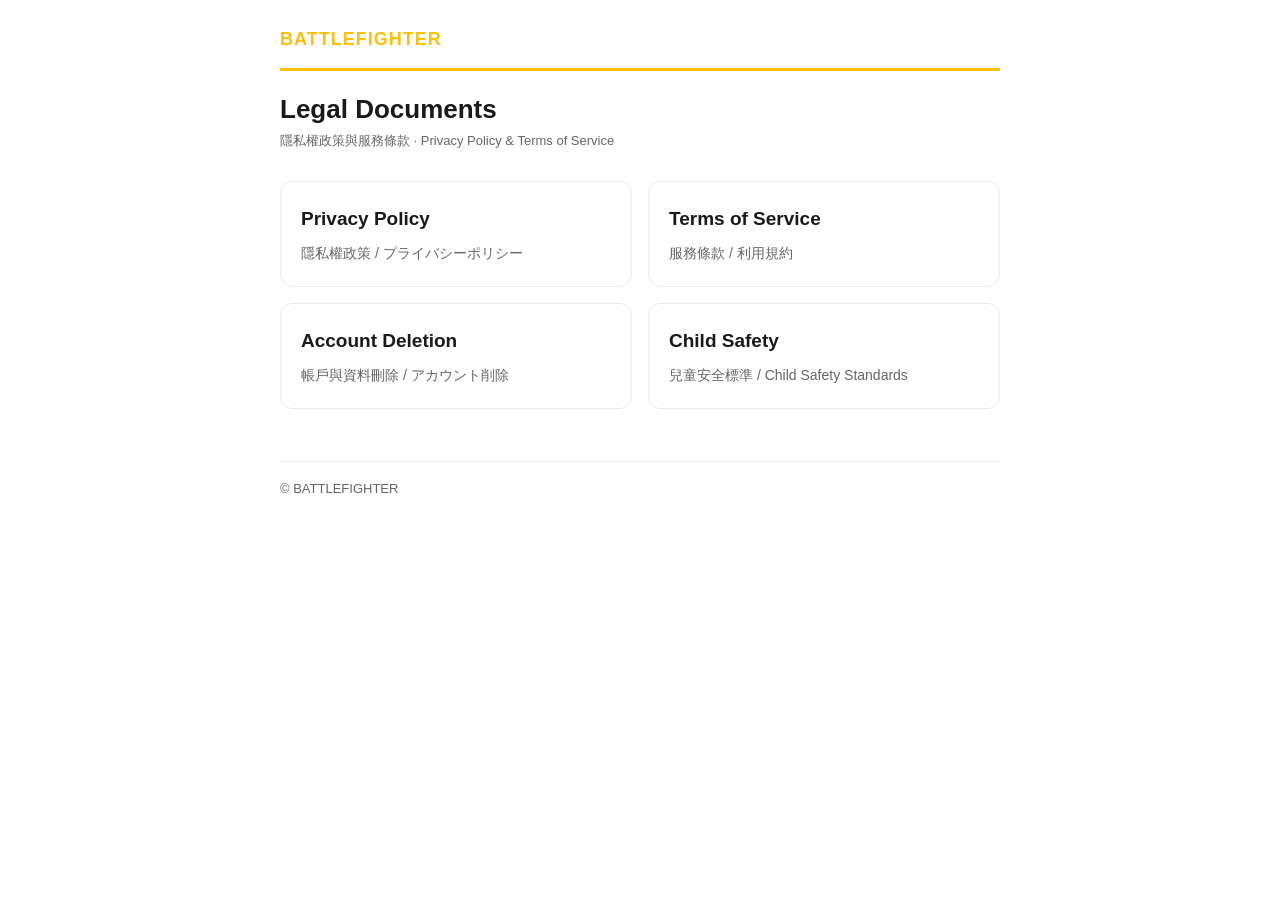
<file: index.html>
<!doctype html>
<html lang="zh">
<head>
<meta charset="utf-8">
<meta name="viewport" content="width=device-width, initial-scale=1">
<meta name="robots" content="index,follow">
<title>BATTLEFIGHTER — Legal</title>
<link rel="stylesheet" href="style.css">
</head>
<body>
<div class="wrap">
  <header class="top">
    <a class="brand" href="index.html">BATTLEFIGHTER</a>
  </header>
  <h1>Legal Documents</h1>
  <div class="meta">隱私權政策與服務條款 · Privacy Policy &amp; Terms of Service</div>
  <div class="cards">
    <a class="card" href="privacy.html">
      <h2>Privacy Policy</h2>
      <p>隱私權政策 / プライバシーポリシー</p>
    </a>
    <a class="card" href="terms.html">
      <h2>Terms of Service</h2>
      <p>服務條款 / 利用規約</p>
    </a>
    <a class="card" href="delete-account.html">
      <h2>Account Deletion</h2>
      <p>帳戶與資料刪除 / アカウント削除</p>
    </a>
    <a class="card" href="child-safety.html">
      <h2>Child Safety</h2>
      <p>兒童安全標準 / Child Safety Standards</p>
    </a>
  </div>
  <footer>© BATTLEFIGHTER</footer>
</div>
</body>
</html>
</file>
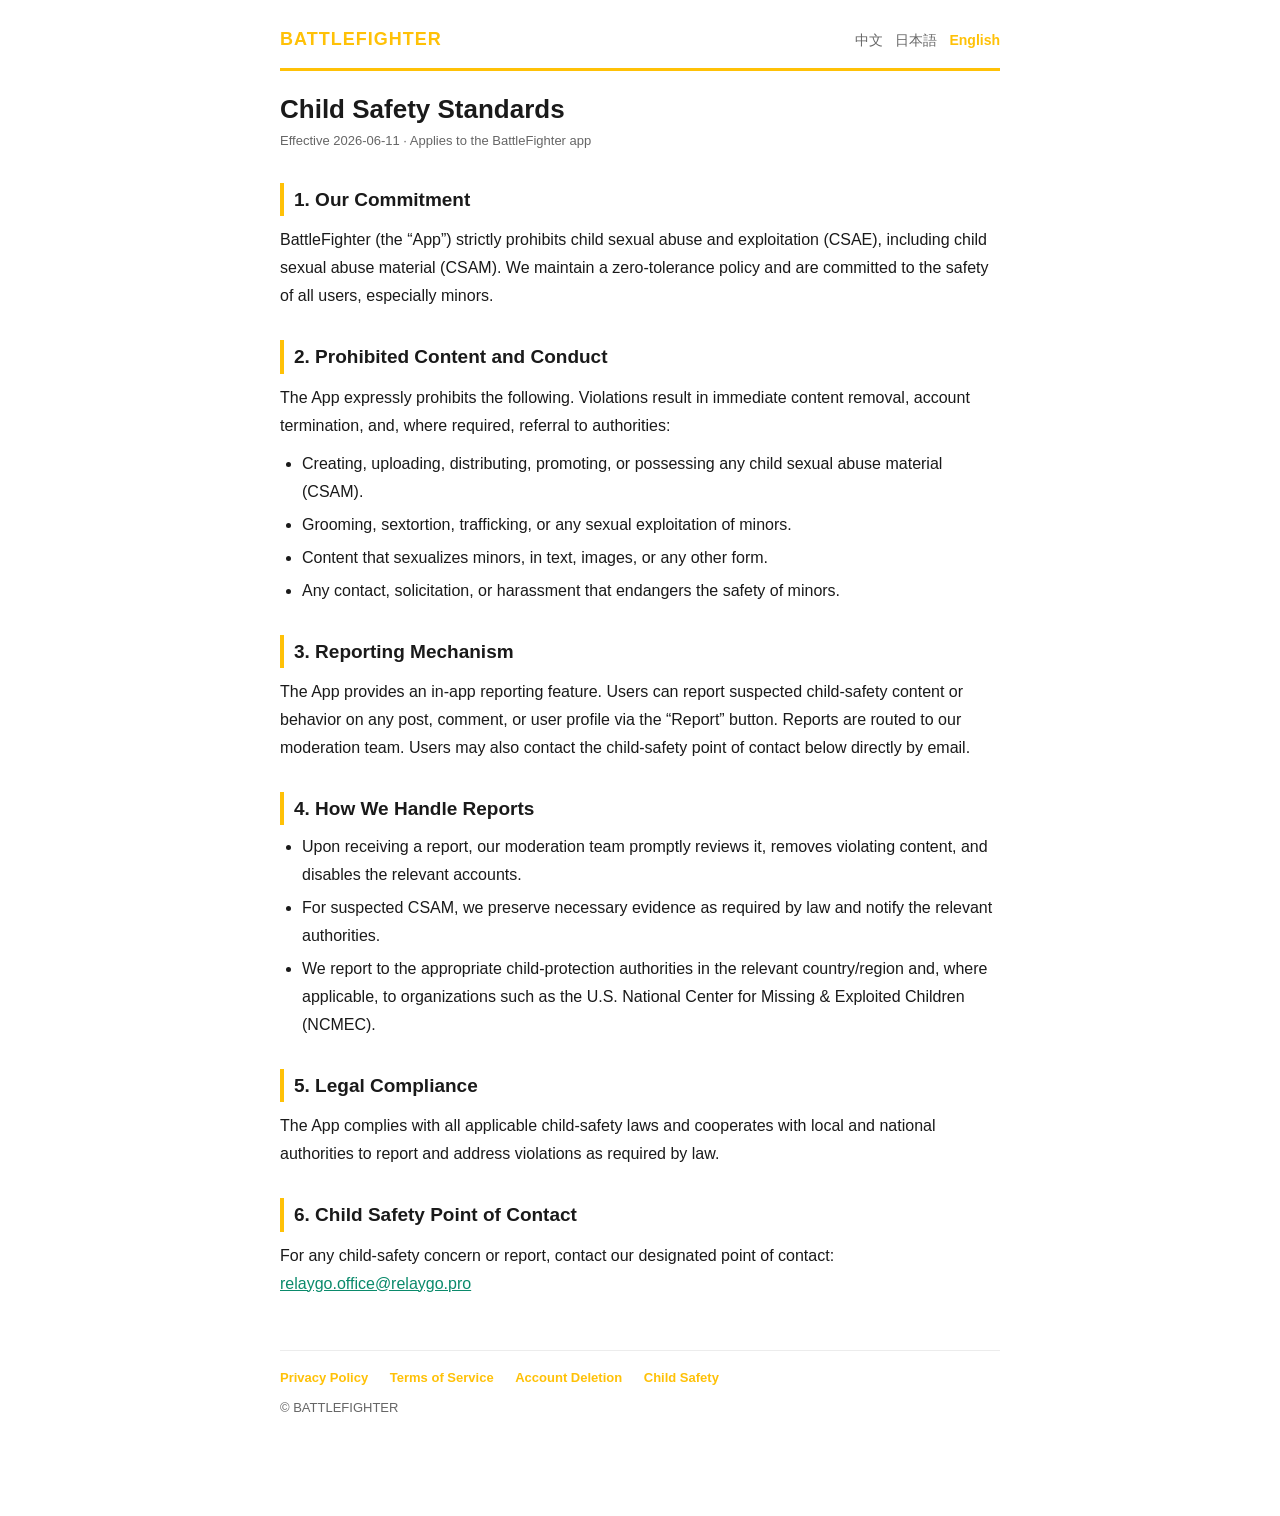
<file: child-safety.html>
<!doctype html>
<html lang="zh">
<head>
<meta charset="utf-8">
<meta name="viewport" content="width=device-width, initial-scale=1">
<meta name="robots" content="index,follow">
<title>Child Safety Standards — BATTLEFIGHTER</title>
<link rel="stylesheet" href="style.css">
</head>
<body>
<div class="wrap">
  <header class="top">
    <a class="brand" href="index.html">BATTLEFIGHTER</a>
    <span class="langs" id="langs"></span>
  </header>

  <!-- ============ 中文 ============ -->
  <section data-lang="zh">
    <h1>兒童安全標準</h1>
    <div class="meta">生效日 2026-06-11 · 適用於 BattleFighter 應用程式</div>

    <h2>1. 我們的承諾</h2>
    <p>BattleFighter（以下稱「本應用程式」）嚴禁任何形式的兒少性虐待及剝削（CSAE），包含兒少性虐待內容（CSAM）。我們對此採取零容忍政策，並致力於維護所有使用者，特別是未成年人的安全。</p>

    <h2>2. 禁止的內容與行為</h2>
    <p>本應用程式明文禁止下列內容與行為，違者將立即移除內容並停權，必要時移送主管機關：</p>
    <ul>
      <li>製作、上傳、散布、宣傳或持有任何兒少性虐待內容（CSAM）。</li>
      <li>對未成年人進行性誘拐（grooming）、性勒索、媒合或任何形式的性剝削。</li>
      <li>將未成年人性化（sexualization）的文字、圖像或其他內容。</li>
      <li>任何危害兒少安全的聯繫、引誘或騷擾行為。</li>
    </ul>

    <h2>3. 檢舉機制</h2>
    <p>本應用程式內建檢舉功能。使用者可於任何貼文、留言或使用者個人檔案，透過「檢舉」按鈕回報疑似兒少安全的內容或行為。檢舉會送交審核團隊處理。使用者亦可直接以電子郵件聯絡下方的兒少安全聯絡窗口。</p>

    <h2>4. 我們的處理流程</h2>
    <ul>
      <li>收到檢舉後，審核團隊會儘速評估並移除違規內容、停用相關帳號。</li>
      <li>對於疑似 CSAM 的內容，我們會依法保存必要證據並通報主管機關。</li>
      <li>我們會向相關國家／地區的兒少保護主管機關，以及（在適用情況下）美國國家失蹤與受虐兒童中心（NCMEC）等機構提出檢舉。</li>
    </ul>

    <h2>5. 遵守法律</h2>
    <p>本應用程式遵守所有適用的兒童安全相關法律，並會配合地方與國家主管機關，依法檢舉並處理違規行為。</p>

    <h2>6. 兒少安全聯絡窗口</h2>
    <p>如有兒少安全相關疑慮或檢舉，請聯絡指定窗口：<br>
    <a href="mailto:relaygo.office@relaygo.pro">relaygo.office@relaygo.pro</a></p>
  </section>

  <!-- ============ 日本語 ============ -->
  <section data-lang="ja" style="display:none">
    <h1>児童の安全基準</h1>
    <div class="meta">施行日 2026-06-11 · BattleFighter アプリに適用</div>

    <h2>1. 私たちの約束</h2>
    <p>BattleFighter（以下「本アプリ」）は、児童の性的虐待および搾取（CSAE）、児童性的虐待コンテンツ（CSAM）を含むあらゆる形態を固く禁じます。当社はゼロトレランス方針を採用し、すべての利用者、特に未成年者の安全保護に努めます。</p>

    <h2>2. 禁止されるコンテンツおよび行為</h2>
    <p>本アプリは以下のコンテンツおよび行為を明確に禁止します。違反した場合、直ちにコンテンツを削除しアカウントを停止し、必要に応じて当局へ通報します：</p>
    <ul>
      <li>児童性的虐待コンテンツ（CSAM）の作成、アップロード、配布、宣伝、所持。</li>
      <li>未成年者に対するグルーミング、性的脅迫（sextortion）、人身取引、その他あらゆる性的搾取。</li>
      <li>未成年者を性的対象化するテキスト、画像、その他のコンテンツ。</li>
      <li>児童の安全を脅かす接触、勧誘、嫌がらせ行為。</li>
    </ul>

    <h2>3. 通報の仕組み</h2>
    <p>本アプリには通報機能が組み込まれています。利用者は、各投稿・コメント・ユーザープロフィールの「通報」ボタンから、児童の安全に関わる疑わしいコンテンツや行為を報告できます。通報は審査チームに送られ対応されます。また、下記の児童安全担当窓口へ直接メールで連絡することもできます。</p>

    <h2>4. 通報への対応</h2>
    <ul>
      <li>通報を受領後、審査チームは速やかに評価し、違反コンテンツを削除し、関連アカウントを停止します。</li>
      <li>CSAM の疑いがあるコンテンツについては、法令に基づき必要な証拠を保全し、当局へ通報します。</li>
      <li>該当する国・地域の児童保護当局、および（適用される場合）全米行方不明・被搾取児童センター（NCMEC）などの機関へ通報します。</li>
    </ul>

    <h2>5. 法令の遵守</h2>
    <p>本アプリは、適用されるすべての児童安全関連法令を遵守し、地方および国の当局と協力して、法令に従い違反を通報・対処します。</p>

    <h2>6. 児童安全担当窓口</h2>
    <p>児童の安全に関するご懸念や通報は、指定窓口までご連絡ください：<br>
    <a href="mailto:relaygo.office@relaygo.pro">relaygo.office@relaygo.pro</a></p>
  </section>

  <!-- ============ English ============ -->
  <section data-lang="en" style="display:none">
    <h1>Child Safety Standards</h1>
    <div class="meta">Effective 2026-06-11 · Applies to the BattleFighter app</div>

    <h2>1. Our Commitment</h2>
    <p>BattleFighter (the “App”) strictly prohibits child sexual abuse and exploitation (CSAE), including child sexual abuse material (CSAM). We maintain a zero-tolerance policy and are committed to the safety of all users, especially minors.</p>

    <h2>2. Prohibited Content and Conduct</h2>
    <p>The App expressly prohibits the following. Violations result in immediate content removal, account termination, and, where required, referral to authorities:</p>
    <ul>
      <li>Creating, uploading, distributing, promoting, or possessing any child sexual abuse material (CSAM).</li>
      <li>Grooming, sextortion, trafficking, or any sexual exploitation of minors.</li>
      <li>Content that sexualizes minors, in text, images, or any other form.</li>
      <li>Any contact, solicitation, or harassment that endangers the safety of minors.</li>
    </ul>

    <h2>3. Reporting Mechanism</h2>
    <p>The App provides an in-app reporting feature. Users can report suspected child-safety content or behavior on any post, comment, or user profile via the “Report” button. Reports are routed to our moderation team. Users may also contact the child-safety point of contact below directly by email.</p>

    <h2>4. How We Handle Reports</h2>
    <ul>
      <li>Upon receiving a report, our moderation team promptly reviews it, removes violating content, and disables the relevant accounts.</li>
      <li>For suspected CSAM, we preserve necessary evidence as required by law and notify the relevant authorities.</li>
      <li>We report to the appropriate child-protection authorities in the relevant country/region and, where applicable, to organizations such as the U.S. National Center for Missing &amp; Exploited Children (NCMEC).</li>
    </ul>

    <h2>5. Legal Compliance</h2>
    <p>The App complies with all applicable child-safety laws and cooperates with local and national authorities to report and address violations as required by law.</p>

    <h2>6. Child Safety Point of Contact</h2>
    <p>For any child-safety concern or report, contact our designated point of contact:<br>
    <a href="mailto:relaygo.office@relaygo.pro">relaygo.office@relaygo.pro</a></p>
  </section>

  <footer>
    <nav class="docnav">
      <a href="privacy.html">Privacy Policy</a>
      <a href="terms.html">Terms of Service</a>
      <a href="delete-account.html">Account Deletion</a>
      <a href="child-safety.html">Child Safety</a>
    </nav>
    <div>© BATTLEFIGHTER</div>
  </footer>
</div>

<script>
// 與 legal.js 一致的語言選擇邏輯（zh / ja / en），但內容為靜態內嵌、不從 DB 撈。
var LANGS = [["zh","中文"],["ja","日本語"],["en","English"]];
var TITLES = {zh:"兒童安全標準", ja:"児童の安全基準", en:"Child Safety Standards"};
function pickLang(){
  var u = new URLSearchParams(location.search).get("lang");
  if(u && LANGS.some(function(l){return l[0]===u;})) return u;
  var saved = localStorage.getItem("legal_lang");
  if(saved && LANGS.some(function(l){return l[0]===saved;})) return saved;
  var n = (navigator.language || "zh").toLowerCase();
  if(n.indexOf("ja")===0) return "ja";
  if(n.indexOf("en")===0) return "en";
  return "zh";
}
function applyLang(lang){
  localStorage.setItem("legal_lang", lang);
  document.documentElement.lang = lang;
  document.title = (TITLES[lang] || TITLES.zh) + " — BATTLEFIGHTER";
  var secs = document.querySelectorAll("section[data-lang]");
  for(var i=0;i<secs.length;i++){
    secs[i].style.display = (secs[i].getAttribute("data-lang")===lang) ? "" : "none";
  }
  var ls = document.getElementById("langs");
  if(ls) ls.innerHTML = LANGS.map(function(p){
    return '<a href="?lang=' + p[0] + '" class="' + (p[0]===lang?'active':'') + '">' + p[1] + '</a>';
  }).join("");
}
applyLang(pickLang());
</script>
</body>
</html>
</file>
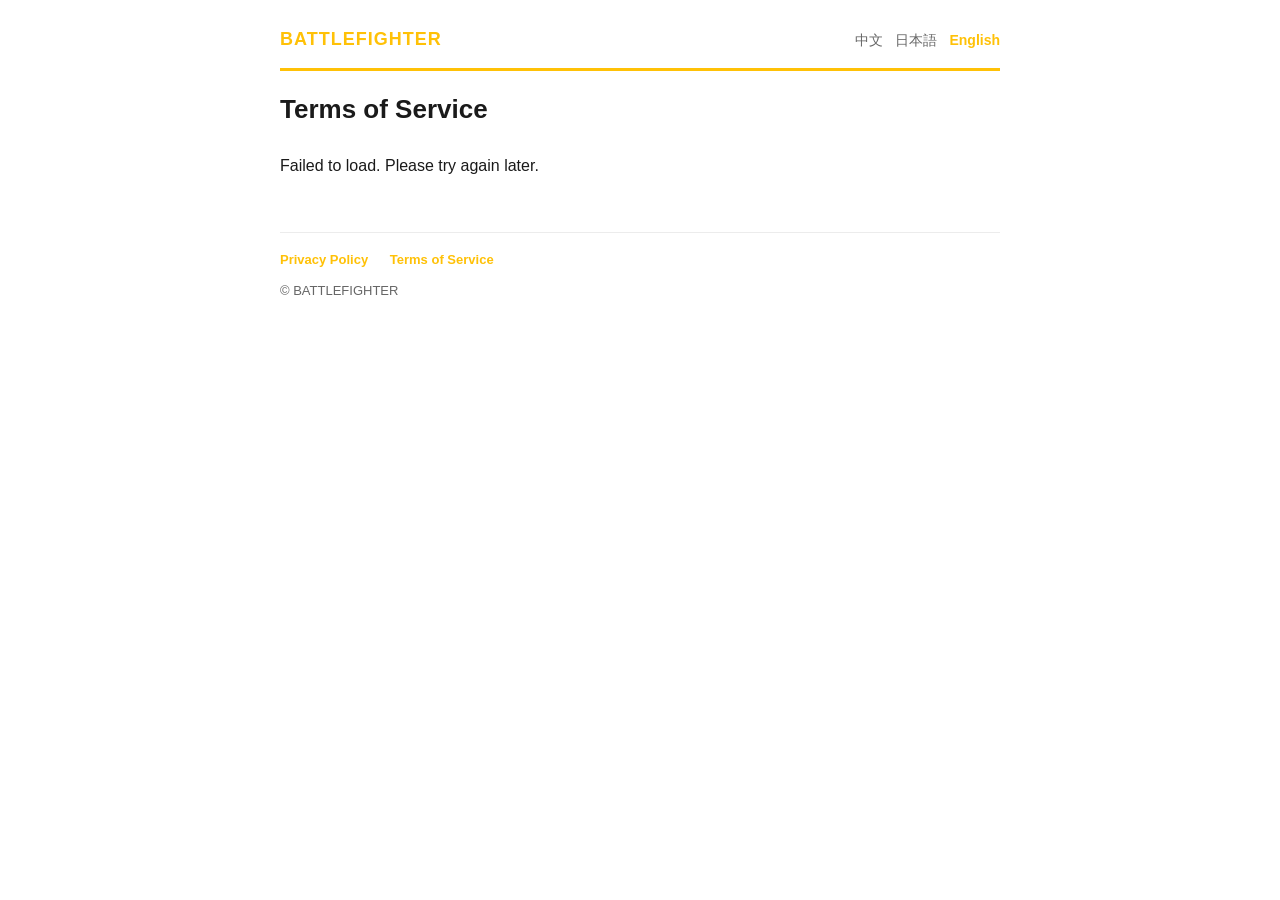
<file: terms.html>
<!doctype html>
<html lang="zh">
<head>
<meta charset="utf-8">
<meta name="viewport" content="width=device-width, initial-scale=1">
<meta name="robots" content="index,follow">
<title>Terms of Service — BATTLEFIGHTER</title>
<link rel="stylesheet" href="style.css">
</head>
<body>
<div class="wrap">
  <header class="top">
    <a class="brand" href="index.html">BATTLEFIGHTER</a>
    <span class="langs" id="langs"></span>
  </header>
  <h1 id="title">Terms of Service</h1>
  <div class="meta" id="meta"></div>
  <div id="content"><p class="loading">Loading…</p></div>
  <footer>
    <nav class="docnav">
      <a href="privacy.html">Privacy Policy</a>
      <a href="terms.html">Terms of Service</a>
    </nav>
    <div>© BATTLEFIGHTER</div>
  </footer>
</div>
<script src="legal.js"></script>
<script>load("terms_of_service");</script>
</body>
</html>
</file>
<file: style.css>
:root{
  --brand:#FFC107; --bg:#ffffff; --fg:#1a1a1a; --muted:#666; --line:#ececec;
}
@media (prefers-color-scheme: dark){
  :root{ --bg:#121212; --fg:#ededed; --muted:#9a9a9a; --line:#2a2a2a; }
}
*{box-sizing:border-box}
html,body{margin:0;padding:0}
body{
  background:var(--bg); color:var(--fg); line-height:1.75;
  font-family:-apple-system,BlinkMacSystemFont,"Segoe UI",Roboto,
    "Noto Sans CJK TC","Microsoft JhengHei","Hiragino Sans",sans-serif;
}
.wrap{max-width:760px;margin:0 auto;padding:24px 20px 96px}
header.top{
  display:flex;align-items:center;justify-content:space-between;
  flex-wrap:wrap;gap:8px;border-bottom:3px solid var(--brand);
  padding-bottom:12px;margin-bottom:4px;
}
.brand{font-weight:800;letter-spacing:1px;color:var(--brand);
  font-size:18px;text-decoration:none}
.langs a{margin-left:12px;color:var(--muted);text-decoration:none;font-size:14px}
.langs a.active{color:var(--brand);font-weight:700}
h1{font-size:26px;margin:22px 0 4px;line-height:1.3}
.meta{color:var(--muted);font-size:13px;margin-bottom:26px}
h2{font-size:19px;margin:30px 0 8px;border-left:4px solid var(--brand);padding-left:10px}
h3{font-size:16px;margin:18px 0 6px}
ul{padding-left:22px;margin:8px 0}
li{margin:5px 0}
p{margin:10px 0}
a{color:#0a8a6b}
.loading{color:var(--muted)}
footer{margin-top:52px;border-top:1px solid var(--line);padding-top:16px;
  color:var(--muted);font-size:13px}
nav.docnav{margin-bottom:8px}
nav.docnav a{display:inline-block;margin-right:18px;color:var(--brand);
  font-weight:600;text-decoration:none}
.cards{display:flex;flex-wrap:wrap;gap:16px;margin-top:28px}
.card{flex:1 1 260px;border:1px solid var(--line);border-radius:12px;
  padding:20px;text-decoration:none;color:inherit;transition:border-color .15s}
.card:hover{border-color:var(--brand)}
.card h2{border:0;padding:0;margin:0 0 6px}
.card p{margin:0;color:var(--muted);font-size:14px}
</file>
